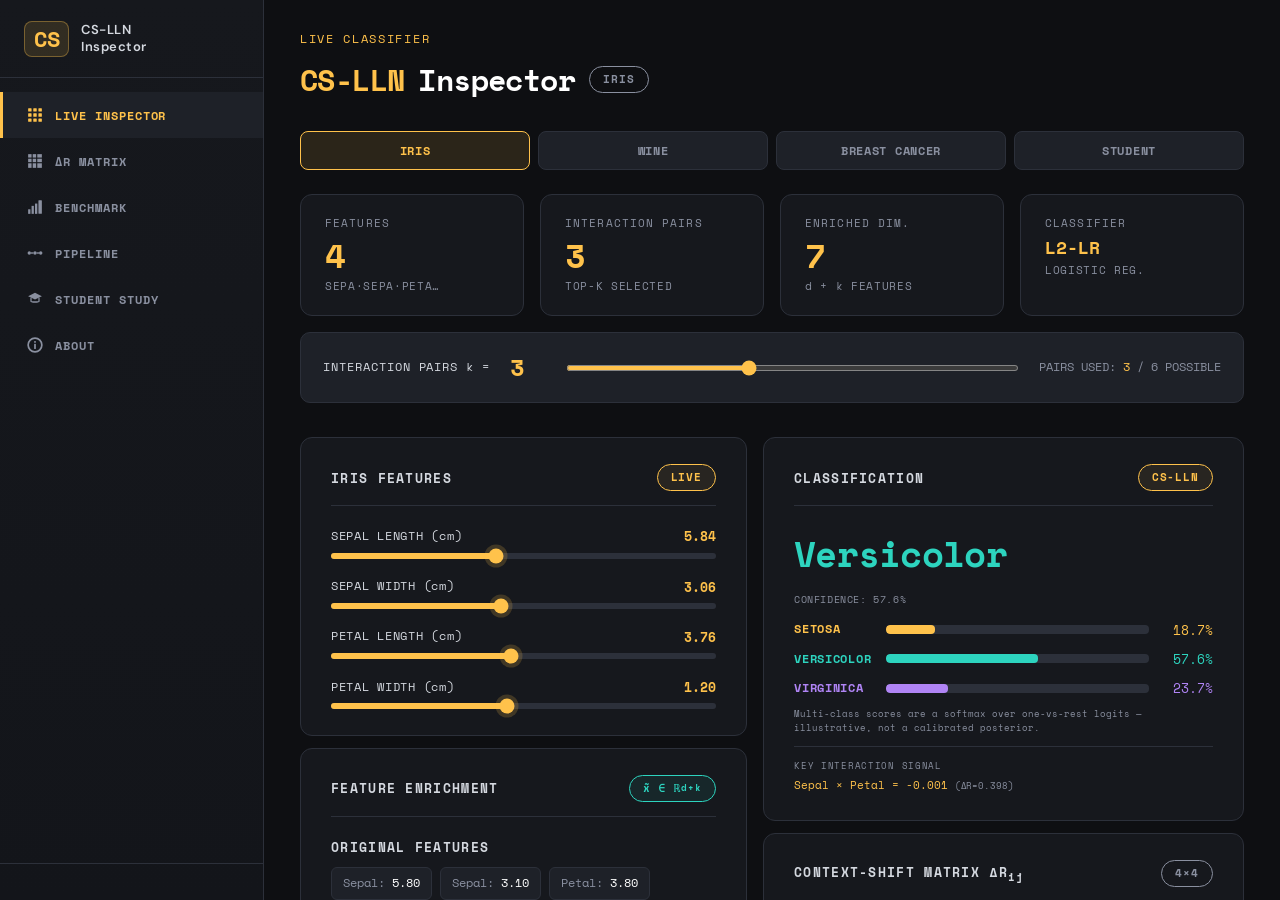
<file: index.html>
<!DOCTYPE html>
<html lang="en">
<head>
  <meta charset="UTF-8" />
  <meta name="viewport" content="width=device-width, initial-scale=1.0" />
  <title>CS-LLN Inspector — Context-Shifting Log-Linear Network</title>
  <link rel="icon" type="image/svg+xml" href="data:image/svg+xml,<svg xmlns='http://www.w3.org/2000/svg' viewBox='0 0 64 64'><rect width='64' height='64' fill='%230E0F12'/><text x='50%' y='50%' dominant-baseline='middle' text-anchor='middle' font-family='monospace' font-size='32' font-weight='bold' fill='%23FFC24B' letter-spacing='-1'>CS</text></svg>" />
  <link rel="stylesheet" href="style.css" />
</head>
<body>
<div class="shell">

  <!-- ── Sidebar ──────────────────────────────── -->
  <aside class="sidebar" id="sidebar">
    <div class="sidebar__logo">
      <span class="sidebar__logo-mark">CS</span>
      <div class="sidebar__logo-name">CS-LLN<br>Inspector</div>
    </div>
    <nav class="sidebar__nav">
      <button class="nav-btn active" data-page="inspector">
        <svg width="14" height="14" viewBox="0 0 14 14" fill="none">
          <rect x="1" y="1" width="3" height="3" fill="currentColor" rx="0.5"/>
          <rect x="5.5" y="1" width="3" height="3" fill="currentColor" rx="0.5"/>
          <rect x="10" y="1" width="3" height="3" fill="currentColor" rx="0.5"/>
          <rect x="1" y="5.5" width="3" height="3" fill="currentColor" rx="0.5"/>
          <rect x="5.5" y="5.5" width="3" height="3" fill="currentColor" rx="0.5"/>
          <rect x="10" y="5.5" width="3" height="3" fill="currentColor" rx="0.5"/>
          <rect x="1" y="10" width="3" height="3" fill="currentColor" rx="0.5"/>
          <rect x="5.5" y="10" width="3" height="3" fill="currentColor" rx="0.5"/>
          <rect x="10" y="10" width="3" height="3" fill="currentColor" rx="0.5"/>
        </svg>
        LIVE INSPECTOR
      </button>
      <button class="nav-btn" data-page="matrix">
        <svg width="14" height="14" viewBox="0 0 14 14" fill="none">
          <rect x="1" y="1" width="3" height="3" fill="currentColor"/>
          <rect x="5" y="1" width="3" height="3" fill="currentColor"/>
          <rect x="9" y="1" width="4" height="3" fill="currentColor"/>
          <rect x="1" y="5" width="3" height="3" fill="currentColor"/>
          <rect x="5" y="5" width="3" height="3" fill="currentColor"/>
          <rect x="9" y="5" width="4" height="3" fill="currentColor"/>
          <rect x="1" y="9" width="3" height="4" fill="currentColor"/>
          <rect x="5" y="9" width="3" height="4" fill="currentColor"/>
          <rect x="9" y="9" width="4" height="4" fill="currentColor"/>
        </svg>
        ΔR MATRIX
      </button>
      <button class="nav-btn" data-page="benchmark">
        <svg width="14" height="14" viewBox="0 0 14 14" fill="none">
          <rect x="1" y="9" width="2" height="4" fill="currentColor"/>
          <rect x="4" y="6" width="2" height="7" fill="currentColor"/>
          <rect x="7" y="4" width="2" height="9" fill="currentColor"/>
          <rect x="10" y="1" width="3" height="12" fill="currentColor" rx="0.5"/>
        </svg>
        BENCHMARK
      </button>
      <button class="nav-btn" data-page="pipeline">
        <svg width="14" height="14" viewBox="0 0 14 14" fill="none">
          <circle cx="2" cy="7" r="1.5" fill="currentColor"/>
          <circle cx="7" cy="7" r="1.5" fill="currentColor"/>
          <circle cx="12" cy="7" r="1.5" fill="currentColor"/>
          <line x1="3.5" y1="7" x2="5.5" y2="7" stroke="currentColor" stroke-width="1.2"/>
          <line x1="8.5" y1="7" x2="10.5" y2="7" stroke="currentColor" stroke-width="1.2"/>
        </svg>
        PIPELINE
      </button>
      <button class="nav-btn" data-page="student">
        <svg width="14" height="14" viewBox="0 0 14 14" fill="none">
          <path d="M7 1.5 L13 4.5 L7 7.5 L1 4.5 Z" fill="currentColor"/>
          <path d="M3.5 6 v3 c0 1 7 1 7 0 v-3" stroke="currentColor" stroke-width="1.1" fill="none"/>
        </svg>
        STUDENT STUDY
      </button>
      <button class="nav-btn" data-page="about">
        <svg width="14" height="14" viewBox="0 0 14 14" fill="none">
          <circle cx="7" cy="7" r="6" stroke="currentColor" stroke-width="1.5"/>
          <rect x="6.25" y="6" width="1.5" height="4.5" fill="currentColor" rx="0.5"/>
          <rect x="6.25" y="3.5" width="1.5" height="1.5" fill="currentColor" rx="0.5"/>
        </svg>
        ABOUT
      </button>
    </nav>
    <div class="sidebar__footer"></div>
  </aside>

  <!-- ── Main content ──────────────────────────── -->
  <main class="main">

    <!-- ══ INSPECTOR PAGE ══ -->
    <div id="page-inspector" class="page">

      <!-- Page header -->
      <div class="page-header">
        <div class="page-header__eyebrow">LIVE CLASSIFIER</div>
        <div class="inspector-title-row">
          <span class="inspector-title-cs" style="color:var(--accent);">CS-LLN</span>
          <span class="inspector-title-name" style="color:var(--text-primary);">Inspector</span>
          <span class="badge badge--muted" id="ds-badge">IRIS</span>
        </div>
      </div>

      <!-- Dataset selector -->
      <div id="dataset-selector" style="display:flex;gap:8px;margin-bottom:8px;"></div>

      <!-- Stat row -->
      <div class="stat-row stat-row--4">
        <div class="stat-card">
          <div class="stat-card__label">FEATURES</div>
          <div class="stat-card__value" id="stat-features">4</div>
          <div class="stat-card__sub" id="stat-features-sub">d dimensions</div>
        </div>
        <div class="stat-card">
          <div class="stat-card__label">INTERACTION PAIRS</div>
          <div class="stat-card__value" id="stat-pairs">3</div>
          <div class="stat-card__sub">TOP-K SELECTED</div>
        </div>
        <div class="stat-card">
          <div class="stat-card__label">ENRICHED DIM.</div>
          <div class="stat-card__value" id="stat-dim">7</div>
          <div class="stat-card__sub">d + k FEATURES</div>
        </div>
        <div class="stat-card">
          <div class="stat-card__label">CLASSIFIER</div>
          <div class="stat-card__value" style="font-size:18px;">L2-LR</div>
          <div class="stat-card__sub">LOGISTIC REG.</div>
        </div>
      </div>

      <!-- k selector -->
      <div class="k-row">
        <span class="k-row__label">INTERACTION PAIRS  k =</span>
        <span class="k-row__val" id="k-val">3</span>
        <input type="range" id="k-slider" min="1" max="6" value="3" step="1" />
        <span class="k-row__info">PAIRS USED: <span id="k-val-2" style="color:var(--accent)">3</span> / <span id="k-max-pairs">6</span> POSSIBLE</span>
      </div>

      <!-- Two column layout -->
      <div class="two-col">

        <!-- Left: input + enrichment -->
        <div style="display:flex;flex-direction:column;gap:12px;">
          <div class="card">
            <div class="panel-header">
              <span class="panel-title" id="panel-features-title">IRIS FEATURES</span>
              <span class="badge badge--accent">LIVE</span>
            </div>
            <div class="feature-sliders" id="feature-inputs">
              <div style="font-family:var(--font-mono);font-size:11px;color:var(--text-muted);padding:12px 0;">LOADING DATASET...</div>
            </div>
          </div>

          <div class="card">
            <div class="panel-header">
              <span class="panel-title">FEATURE ENRICHMENT</span>
              <span class="badge badge--blue">x̃ ∈ ℝ<sup>d+k</sup></span>
            </div>
            <div id="enrich-display">
              <div style="font-family:var(--font-mono);font-size:11px;color:var(--text-muted);">COMPUTING...</div>
            </div>
          </div>
        </div>

        <!-- Right: result + context-shift -->
        <div style="display:flex;flex-direction:column;gap:12px;">

          <div class="card">
            <div class="panel-header">
              <span class="panel-title">CLASSIFICATION</span>
              <span class="badge badge--accent">CS-LLN</span>
            </div>
            <div id="class-result">
              <div style="font-family:var(--font-mono);font-size:11px;color:var(--text-muted);">LOADING...</div>
            </div>
          </div>

          <div class="card">
            <div class="panel-header">
              <span class="panel-title">CONTEXT-SHIFT MATRIX  ΔR<sub>ij</sub></span>
              <span class="badge badge--muted" id="mini-hm-size-badge">4×4</span>
            </div>
            <div id="mini-heatmap" style="overflow-x:auto;"></div>
          </div>

          <div class="card">
            <div class="panel-header">
              <span class="panel-title">PAIR RANKINGS</span>
              <span class="badge badge--accent">TOP-k SELECTED</span>
            </div>
            <div id="top-pairs-live"></div>
          </div>
        </div>
      </div>
    </div><!-- /inspector -->

    <!-- ══ ΔR MATRIX PAGE ══ -->
    <div id="page-matrix" class="page">

      <div class="page-header">
        <div class="page-header__eyebrow">CONTEXT-SHIFT ANALYSIS</div>
        <div class="page-header__title">ΔR<sub>ij</sub> MATRIX EXPLORER</div>
        <div class="page-header__sub">
          Mean Absolute Context-Shift scores for the Breast Cancer Wisconsin dataset (top 12 features by total shift).
          Dark accent cells mark pairs where within-class correlation diverges most between malignant and benign tissue.
        </div>
      </div>

      <div class="stat-row stat-row--3">
        <div class="stat-card">
          <div class="stat-card__label">DATASET</div>
          <div class="stat-card__value" style="font-size:16px;">BCW</div>
          <div class="stat-card__sub">BREAST CANCER WISCONSIN</div>
        </div>
        <div class="stat-card">
          <div class="stat-card__label">FEATURE PAIRS</div>
          <div class="stat-card__value">435</div>
          <div class="stat-card__sub">d=30  →  C(30,2)</div>
        </div>
        <div class="stat-card">
          <div class="stat-card__label">BEST ΔR PAIR</div>
          <div class="stat-card__value" style="font-size:18px;">0.70</div>
          <div class="stat-card__sub">MEAN AREA × RADIUS ERR</div>
        </div>
      </div>

      <div class="two-col">

        <div class="card card--flush">
          <div style="padding:20px 24px;">
            <div class="panel-header" style="margin-bottom:12px;">
              <span class="panel-title">MEAN ABSOLUTE CONTEXT-SHIFT  ΔR<sub>ij</sub></span>
              <span class="badge badge--muted">TOP 12 FEATURES</span>
            </div>
            <div style="display:flex;gap:12px;align-items:center;margin-bottom:12px;flex-wrap:wrap;">
              <div style="display:flex;align-items:center;gap:6px;">
                <div style="width:14px;height:14px;border-radius:3px;background:rgba(var(--accent-rgb),0.85);"></div>
                <span style="font-family:var(--font-mono);font-size:11px;color:var(--text-muted);">ΔR > 0.5 (HIGH SHIFT)</span>
              </div>
              <div style="display:flex;align-items:center;gap:6px;">
                <div style="width:14px;height:14px;border-radius:3px;background:rgba(var(--blue-rgb),0.5);"></div>
                <span style="font-family:var(--font-mono);font-size:11px;color:var(--text-muted);">ΔR 0.25–0.5</span>
              </div>
              <div style="display:flex;align-items:center;gap:6px;">
                <div style="width:14px;height:14px;border-radius:3px;background:rgba(255,255,255,0.1);"></div>
                <span style="font-family:var(--font-mono);font-size:11px;color:var(--text-muted);">ΔR < 0.25 (LOW)</span>
              </div>
            </div>
          </div>
          <div style="padding:0 24px 20px;overflow-x:auto;" id="bc-heatmap">
            <div style="font-family:var(--font-mono);font-size:11px;color:var(--text-muted);">LOADING HEATMAP...</div>
          </div>
        </div>

        <div class="card">
          <div class="panel-header">
            <span class="panel-title">TOP 10 PAIRS BY ΔR SCORE</span>
            <span class="badge badge--accent">BREAST CANCER</span>
          </div>
          <div id="top-pairs-bc"></div>

          <div class="divider"></div>

          <div style="font-family:var(--font-ui);font-size:14px;color:var(--text-secondary);line-height:1.75;">
            The dominant pairs all involve combinations of
            <span style="color:var(--accent)">worst-radius</span>,
            <span style="color:var(--accent)">worst-area</span>, and
            <span style="color:var(--accent)">worst-perimeter</span> —
            three measures of the same geometric property of the largest observed cell nucleus.
            In malignant tissue these co-elevate; in benign tissue they fluctuate independently.
            This joint signal is structurally invisible to Naive Bayes.
          </div>

          <div class="divider"></div>

          <div style="font-family:var(--font-mono);font-size:10px;color:var(--text-muted);margin-bottom:8px;letter-spacing:0.08em;">
            CS-LLN ACCURACY vs. k  (5-FOLD CV)
          </div>
          <div class="chart-wrap">
            <canvas id="k-chart" width="440" height="230" style="max-width:100%;"></canvas>
          </div>
        </div>

      </div>
    </div><!-- /matrix -->

    <!-- ══ BENCHMARK PAGE ══ -->
    <div id="page-benchmark" class="page">

      <div class="page-header">
        <div class="page-header__eyebrow">MODEL COMPARISON</div>
        <div class="page-header__title">BENCHMARK RESULTS</div>
        <div class="page-header__sub">
          Five-fold stratified cross-validation against four standard baselines on three UCI benchmark datasets.
          All models use StandardScaler fit on training folds only. CS-LLN hyperparameter k selected by inner CV.
        </div>
      </div>

      <div class="stat-row stat-row--4">
        <div class="stat-card">
          <div class="stat-card__label">ERROR REDUCTION vs NB</div>
          <div class="stat-card__value">63%</div>
          <div class="stat-card__sub">BREAST CANCER DATASET</div>
        </div>
        <div class="stat-card">
          <div class="stat-card__label">LOG-LOSS IMPROVEMENT</div>
          <div class="stat-card__value">~10×</div>
          <div class="stat-card__sub">0.7768 → 0.0779</div>
        </div>
        <div class="stat-card">
          <div class="stat-card__label">DATASETS WON</div>
          <div class="stat-card__value">2 / 3</div>
          <div class="stat-card__sub">BREAST CANCER + WINE</div>
        </div>
        <div class="stat-card">
          <div class="stat-card__label">WINE k=1 ACCURACY</div>
          <div class="stat-card__value">99.4%</div>
          <div class="stat-card__sub">SINGLE PAIR SUFFICES</div>
        </div>
      </div>

      <!-- Three dataset tables -->
      <div class="three-col">

        <div class="card card--flush">
          <div style="padding:16px 20px 0;">
            <div class="panel-header">
              <span class="panel-title">BREAST CANCER WISCONSIN</span>
              <span class="badge badge--accent">★ CS-LLN WINS</span>
            </div>
            <div class="bench-note" style="font-family:var(--font-mono);font-size:9px;color:var(--text-muted);margin-bottom:12px;letter-spacing:0.04em;">N=569, d=30, C=2</div>
          </div>
          <div id="bench-0" style="padding:0 0 4px;overflow-x:auto;"></div>
        </div>

        <div class="card card--flush">
          <div style="padding:16px 20px 0;">
            <div class="panel-header">
              <span class="panel-title">WINE RECOGNITION</span>
              <span class="badge badge--accent">★ CS-LLN WINS</span>
            </div>
            <div class="bench-note" style="font-family:var(--font-mono);font-size:9px;color:var(--text-muted);margin-bottom:12px;letter-spacing:0.04em;">N=178, d=13, C=3</div>
          </div>
          <div id="bench-1" style="padding:0 0 4px;overflow-x:auto;"></div>
        </div>

        <div class="card card--flush">
          <div style="padding:16px 20px 0;">
            <div class="panel-header">
              <span class="panel-title">IRIS</span>
              <span class="badge badge--blue">LDA WINS</span>
            </div>
            <div class="bench-note" style="font-family:var(--font-mono);font-size:9px;color:var(--text-muted);margin-bottom:12px;letter-spacing:0.04em;">N=150, d=4, C=3</div>
          </div>
          <div id="bench-2" style="padding:0 0 4px;overflow-x:auto;"></div>
        </div>

      </div>

      <!-- Visual accuracy bars -->
      <div class="card">
        <div class="panel-header">
          <span class="panel-title">ACCURACY COMPARISON — ALL DATASETS</span>
          <span class="badge badge--muted">5-FOLD CV</span>
        </div>
        <div id="acc-bars" style="display:grid;grid-template-columns:repeat(3,1fr);gap:24px;"></div>
      </div>

    </div><!-- /benchmark -->

    <!-- ══ PIPELINE PAGE ══ -->
    <div id="page-pipeline" class="page">

      <div class="page-header">
        <div class="page-header__eyebrow">METHODOLOGY</div>
        <div class="page-header__title">CS-LLN PIPELINE</div>
        <div class="page-header__sub">
          Five-step closed-form algorithm. No gradient computation until the final logistic regression step.
          All screening is done in a single pass over the training data.
        </div>
      </div>

      <div class="two-col">
        <div class="card">
          <div class="panel-header">
            <span class="panel-title">ALGORITHM STEPS</span>
            <span class="badge badge--accent">ALGORITHM 1</span>
          </div>
          <div class="pipeline">

            <div class="pipeline-step">
              <div class="pipeline-step__num">01</div>
              <div>
                <div class="pipeline-step__label">STANDARDISE INPUT</div>
                <div class="pipeline-step__desc">
                  Centre and scale each feature to zero mean and unit variance using training-fold statistics only.
                  Prevents test-set leakage and stabilises the correlation estimation step.
                </div>
                <div class="pipeline-step__formula">X ← StandardScaler().fit_transform(X_train)</div>
              </div>
            </div>

            <div class="pipeline-step">
              <div class="pipeline-step__num">02</div>
              <div>
                <div class="pipeline-step__label">CLASS-CONDITIONAL CORRELATIONS</div>
                <div class="pipeline-step__desc">
                  For each class c, split the training rows and compute a full d×d Pearson correlation matrix R<sup>(c)</sup>.
                  Each cell R<sup>(c)</sup><sub>ij</sub> measures how features i and j co-vary within that class.
                </div>
                <div class="pipeline-step__formula">R<sup>(c)</sup><sub>ij</sub> = Pearson(X<sub>c,i</sub>, X<sub>c,j</sub>)  ∀ c, i &lt; j</div>
              </div>
            </div>

            <div class="pipeline-step">
              <div class="pipeline-step__num">03</div>
              <div>
                <div class="pipeline-step__label">CONTEXT-SHIFT SCORING  ΔR<sub>ij</sub></div>
                <div class="pipeline-step__desc">
                  Compute the Mean Absolute Context-Shift score for every feature pair — the average absolute
                  difference in class-conditional correlation across all C(C-1)/2 class pairs.
                  A high ΔR means the pair's relationship is class-specific, something NB cannot see.
                </div>
                <div class="pipeline-step__formula">ΔR<sub>ij</sub> = (2 / C(C-1)) · Σ<sub>m&lt;n</sub> |R<sup>(m)</sup><sub>ij</sub> − R<sup>(n)</sup><sub>ij</sub>|</div>
              </div>
            </div>

            <div class="pipeline-step">
              <div class="pipeline-step__num">04</div>
              <div>
                <div class="pipeline-step__label">SPARSE PAIR SELECTION  Ω<sub>k</sub></div>
                <div class="pipeline-step__desc">
                  Rank all C(d,2) pairs by ΔR descending and select the top-k.
                  For d=30 with k=45, the enriched space is 75 dimensions vs 465 for full quadratic expansion — a 6.2× reduction.
                </div>
                <div class="pipeline-step__formula">Ω<sub>k</sub> = argtop-k<sub>(i,j): i&lt;j</sub> ΔR<sub>ij</sub></div>
              </div>
            </div>

            <div class="pipeline-step">
              <div class="pipeline-step__num">05</div>
              <div>
                <div class="pipeline-step__label">FEATURE ENRICHMENT + LR</div>
                <div class="pipeline-step__desc">
                  Append product terms x<sub>i</sub>·x<sub>j</sub> for each selected pair to form the enriched matrix X̃ ∈ ℝ<sup>N×(d+k)</sup>.
                  Train L2-regularised logistic regression on X̃. The decision boundary is linear in X̃ but quadratic in the original space X.
                </div>
                <div class="pipeline-step__formula">x̃ = [x<sub>1</sub>…x<sub>d</sub>, {x<sub>i</sub>·x<sub>j</sub>}<sub>(i,j)∈Ω<sub>k</sub></sub>]   →   L2-LR</div>
              </div>
            </div>

          </div>
        </div>

        <div style="display:flex;flex-direction:column;gap:12px;">
          <div class="card">
            <div class="panel-header">
              <span class="panel-title">KEY INTUITION</span>
              <span class="badge badge--blue">WHY IT WORKS</span>
            </div>
            <div style="font-family:var(--font-ui);font-size:15px;color:var(--text-secondary);line-height:1.75;">
              Naive Bayes implicitly assumes <span style="color:var(--accent);font-family:var(--font-mono)">R<sup>(c)</sup><sub>ij</sub> = 0</span> for all classes and all pairs.
              A pair with <span style="color:var(--accent);font-family:var(--font-mono)">ΔR<sub>ij</sub> = 0</span> is one NB is wrong about <em>consistently</em> — which doesn't bias the decision boundary.
              A pair with <span style="color:var(--accent);font-family:var(--font-mono)">ΔR<sub>ij</sub> ≫ 0</span> is one NB is wrong about in a <em>class-specific</em> way — which systematically distorts posteriors.
              CS-LLN targets precisely these pairs.
            </div>
          </div>

          <div class="card">
            <div class="panel-header">
              <span class="panel-title">COMPLEXITY</span>
              <span class="badge badge--muted">BIG-O</span>
            </div>
            <div>
              <div class="about-row">
                <span class="about-row__key">CLASS CORRELATIONS</span>
                <span class="about-row__val--accent about-row__val" style="font-family:var(--font-mono)">O(Nd²)</span>
              </div>
              <div class="about-row">
                <span class="about-row__key">SORT ΔR</span>
                <span class="about-row__val" style="font-family:var(--font-mono)">O(d² log d)</span>
              </div>
              <div class="about-row">
                <span class="about-row__key">LR TRAINING</span>
                <span class="about-row__val" style="font-family:var(--font-mono)">O(N(d+k)·iter)</span>
              </div>
              <div class="about-row">
                <span class="about-row__key">INFERENCE / SAMPLE</span>
                <span class="about-row__val--accent about-row__val" style="font-family:var(--font-mono)">O((d+k)·C)</span>
              </div>
              <div class="about-row">
                <span class="about-row__key">GRADIENT STEPS NEEDED</span>
                <span class="about-row__val--accent about-row__val">0  (screening is closed-form)</span>
              </div>
            </div>
          </div>

          <div class="card">
            <div class="panel-header">
              <span class="panel-title">VS. OTHER METHODS</span>
              <span class="badge badge--muted">COMPARISON</span>
            </div>
            <div>
              <div class="about-row">
                <span class="about-row__key">TAN</span>
                <span class="about-row__val">Tree structure · 1 parent</span>
              </div>
              <div class="about-row">
                <span class="about-row__key">AODE</span>
                <span class="about-row__val">O(d) parameter tables</span>
              </div>
              <div class="about-row">
                <span class="about-row__key">FACT. MACHINES</span>
                <span class="about-row__val">All pairs · needs SGD</span>
              </div>
              <div class="about-row">
                <span class="about-row__key">FULL QUAD. EXPANSION</span>
                <span class="about-row__val">d+C(d,2) dims · no ranking</span>
              </div>
              <div class="about-row">
                <span class="about-row__key" style="color:var(--accent)">CS-LLN</span>
                <span class="about-row__val--accent about-row__val">k≪C(d,2) · closed-form rank</span>
              </div>
            </div>
          </div>

        </div>
      </div>
    </div><!-- /pipeline -->

    <!-- ══ STUDENT STUDY PAGE ══ -->
    <div id="page-student" class="page">

      <div class="page-header">
        <div class="page-header__eyebrow">REAL-WORLD VALIDATION · COMPLETED STUDY</div>
        <div class="inspector-title-row">
          <span class="inspector-title-cs" style="color:var(--accent);">STUDENT</span>
          <span class="inspector-title-name" style="color:var(--text-primary);">Performance</span>
          <span class="badge badge--accent">LIVE MODEL</span>
        </div>
        <div class="page-header__sub">
          CS-LLN applied to the sessional (internal-assessment) marks of <strong>213 Computer Science
          undergraduates at LNCT Bhopal</strong>, predicting each student's final performance band from
          mid-sem, quiz, and practical-lab marks. This validates the method on messy, real institutional
          data — not just clean UCI benchmarks.
        </div>
      </div>

      <!-- Stat row -->
      <div class="stat-row stat-row--4">
        <div class="stat-card">
          <div class="stat-card__label">STUDENTS (N)</div>
          <div class="stat-card__value">213</div>
          <div class="stat-card__sub">CSE · LNCT BHOPAL</div>
        </div>
        <div class="stat-card">
          <div class="stat-card__label">SESSIONAL FEATURES</div>
          <div class="stat-card__value">14</div>
          <div class="stat-card__sub">MID · QUIZ · PRACTICAL</div>
        </div>
        <div class="stat-card">
          <div class="stat-card__label">PERFORMANCE CLASSES</div>
          <div class="stat-card__value">3</div>
          <div class="stat-card__sub">HIGH · AVERAGE · AT-RISK</div>
        </div>
        <div class="stat-card">
          <div class="stat-card__label">CS-LLN ACCURACY</div>
          <div class="stat-card__value">66.69<span style="font-size:16px">%</span></div>
          <div class="stat-card__sub">+6.13pp vs NAIVE BAYES</div>
        </div>
      </div>

      <!-- Data honesty note -->
      <div class="card" style="border-color:rgba(var(--blue-rgb),0.35);">
        <div style="font-family:var(--font-ui);font-size:13.5px;color:var(--text-secondary);line-height:1.7;">
          <span style="color:var(--blue);font-family:var(--font-mono);font-size:11px;font-weight:700;letter-spacing:0.06em;">DATA NOTE&nbsp;&nbsp;</span>
          The <strong>headline numbers on this page</strong> (accuracy table, top-pair table) come from the
          <strong>real, anonymized</strong> student dataset used in the paper. The <strong>live predictor
          below</strong> trains in your browser on a <strong>seeded synthetic proxy</strong> that reproduces
          the study's class-conditional correlation-shift structure — the raw student marks stay private. This
          is the same honesty policy the site uses for the Wine and Breast-Cancer live demos.
        </div>
      </div>

      <!-- Motivation -->
      <div class="two-col">
        <div class="card">
          <div class="panel-header">
            <span class="panel-title">WHY THIS DATASET BREAKS NAIVE BAYES</span>
            <span class="badge badge--purple">THE WITHDRAWAL SPIRAL</span>
          </div>
          <div style="font-family:var(--font-ui);font-size:15px;color:var(--text-secondary);line-height:1.75;">
            Study habits don't fail independently. A student who starts slipping in theory mid-sems tends,
            <em>at the same time</em>, to do worse in quizzes, skip practical classes, and stop submitting
            lab term-work — what Tinto's model of student attrition calls the
            <span style="color:var(--accent)">withdrawal spiral</span>.
            <br><br>
            That produces a <strong>class-specific</strong> coupling: among <span style="color:var(--danger)">at-risk</span>
            students, quiz marks and practical marks are strongly correlated (both collapse together); among
            <span style="color:var(--accent)">high performers</span> the same pair is decoupled (uniformly good).
            Naive Bayes, which assumes features are independent within each class, is structurally blind to this
            shift. CS-LLN screens for exactly these <span style="color:var(--accent);font-family:var(--font-mono)">ΔR<sub>ij</sub></span>
            pairs and hands them to logistic regression as product features — turning a blind spot into an
            early-warning signal.
          </div>
        </div>

        <div class="card">
          <div class="panel-header">
            <span class="panel-title">CLASS DEFINITION (BY CGPA)</span>
            <span class="badge badge--muted">N = 213</span>
          </div>
          <div class="about-row"><span class="about-row__key" style="color:var(--accent)">HIGH PERFORMERS</span><span class="about-row__val">CGPA ≥ 7.8 · 69 students</span></div>
          <div class="about-row"><span class="about-row__key" style="color:var(--blue)">AVERAGE PERFORMERS</span><span class="about-row__val">7.0 ≤ CGPA &lt; 7.8 · 94 students</span></div>
          <div class="about-row"><span class="about-row__key" style="color:var(--danger)">AT-RISK STUDENTS</span><span class="about-row__val">CGPA &lt; 7.0 · 50 students</span></div>
          <div class="divider"></div>
          <div class="panel-header" style="margin-top:4px;">
            <span class="panel-title">PIPELINE ON THIS DATA</span>
          </div>
          <div class="about-row"><span class="about-row__key">STANDARDISE</span><span class="about-row__val">z-score marks (train folds only)</span></div>
          <div class="about-row"><span class="about-row__key">SCREEN ΔR<sub>ij</sub></span><span class="about-row__val">rank 91 pairs by shift</span></div>
          <div class="about-row"><span class="about-row__key">SELECT k</span><span class="about-row__val--accent about-row__val">k = 5 (inner CV)</span></div>
          <div class="about-row"><span class="about-row__key">ENRICH + LR</span><span class="about-row__val">14 → 19 features → L2-LR</span></div>
          <div class="about-row"><span class="about-row__key">EVALUATE</span><span class="about-row__val">5-fold stratified CV</span></div>
        </div>
      </div>

      <!-- LIVE PREDICTOR -->
      <div class="page-header" style="margin-top:8px;">
        <div class="page-header__eyebrow">INTERACTIVE</div>
        <div class="page-header__title">LIVE EARLY-WARNING PREDICTOR</div>
        <div class="page-header__sub">
          A CS-LLN model trained live in your browser on the seeded student proxy. Move the sliders to enter a
          student's key sessional marks and watch the predicted performance band update in real time. Unset
          features are held at the cohort average.
        </div>
      </div>

      <div class="two-col">
        <div class="card">
          <div class="panel-header">
            <span class="panel-title">KEY SESSIONAL MARKS</span>
            <span class="badge badge--accent">LIVE</span>
          </div>
          <div class="feature-sliders" id="stu-sliders">
            <div style="font-family:var(--font-mono);font-size:11px;color:var(--text-muted);padding:12px 0;">LOADING MODEL...</div>
          </div>
        </div>

        <div style="display:flex;flex-direction:column;gap:12px;">
          <div class="card">
            <div class="panel-header">
              <span class="panel-title">PREDICTED PERFORMANCE BAND</span>
              <span class="badge badge--accent">CS-LLN</span>
            </div>
            <div id="stu-result">
              <div style="font-family:var(--font-mono);font-size:11px;color:var(--text-muted);">COMPUTING...</div>
            </div>
          </div>

          <div class="card">
            <div class="panel-header">
              <span class="panel-title">LIVE ΔR<sub>ij</sub> — SELECTED PAIRS</span>
              <span class="badge badge--muted">TOP-k</span>
            </div>
            <div id="stu-live-pairs">
              <div style="font-family:var(--font-mono);font-size:11px;color:var(--text-muted);">COMPUTING...</div>
            </div>
          </div>
        </div>
      </div>

      <!-- RESULTS TABLE -->
      <div class="card card--flush">
        <div style="padding:16px 20px 0;">
          <div class="panel-header">
            <span class="panel-title">5-FOLD CROSS-VALIDATION RESULTS — REAL DATASET</span>
            <span class="badge badge--muted">N=213, d=14, C=3</span>
          </div>
          <div class="bench-note" style="font-family:var(--font-mono);font-size:9px;color:var(--text-muted);margin-bottom:12px;letter-spacing:0.04em;">
            CS-LLN corrects Naive Bayes' calibration (log-loss 1.87 → 0.78, 2.40× better) and beats both tree ensembles.
            The discriminative linear baselines (LR, SVM, LDA) lead by a small margin — CS-LLN is competitive while staying interpretable.
          </div>
        </div>
        <div id="stu-results-table" style="padding:0 0 4px;overflow-x:auto;"></div>
      </div>

      <div class="two-col">
        <div class="card">
          <div class="panel-header">
            <span class="panel-title">ACCURACY — ALL MODELS</span>
            <span class="badge badge--muted">5-FOLD CV</span>
          </div>
          <div id="stu-acc-bars"></div>
        </div>

        <div class="card">
          <div class="panel-header">
            <span class="panel-title">LOG-LOSS: CS-LLN vs NAIVE BAYES</span>
            <span class="badge badge--accent">2.40× BETTER</span>
          </div>
          <div style="font-family:var(--font-ui);font-size:15px;color:var(--text-secondary);line-height:1.75;">
            The accuracy gain over Gaussian Naive Bayes (+6.13pp) is real, but the bigger story is
            <span style="color:var(--accent)">calibration</span>. GNB's log-loss on this data is a poor
            <span style="font-family:var(--font-mono)">1.8669</span> — it is confidently wrong about many
            students because it double-counts the coupled quiz/practical marks. Adding just five
            correlation-shifting product terms drops the log-loss to
            <span style="font-family:var(--font-mono);color:var(--accent)">0.7768</span>, meaning CS-LLN's
            probability estimates of who is at risk are far more trustworthy — the property that matters most
            for an early-warning tool.
          </div>
        </div>
      </div>

      <!-- TOP PAIRS -->
      <div class="card">
        <div class="panel-header">
          <span class="panel-title">TOP-5 CORRELATION-SHIFTING PAIRS — EDUCATIONAL INTERPRETATION</span>
          <span class="badge badge--accent">ΔR<sub>ij</sub> · REAL DATA</span>
        </div>
        <div id="stu-pairs"></div>
        <div class="divider"></div>
        <div style="font-family:var(--font-ui);font-size:14px;color:var(--text-secondary);line-height:1.75;">
          The ranking is dominated by pairs involving <span style="color:var(--accent)">CS503 quiz</span> marks
          coupled with <span style="color:var(--accent)">practical lab work</span>. These are precisely the
          relationships the withdrawal-spiral theory predicts: continuous-assessment engagement (quizzes) and
          hands-on engagement (labs) rise and fall together for at-risk students, but move independently for
          high performers. CS-LLN discovers this from marks alone — no survey, no manual feature engineering.
        </div>
      </div>

    </div><!-- /student -->

    <!-- ══ ABOUT PAGE ══ -->
    <div id="page-about" class="page">

      <div class="page-header">
        <div class="page-header__eyebrow">PAPER INFO</div>
        <div style="display:flex;align-items:center;gap:14px;margin-bottom:6px;">
          <span style="font-family:var(--font-mono);font-size:30px;font-weight:700;color:var(--accent);">CS-LLN</span>
          <span class="badge badge--muted">PREPRINT</span>
        </div>
        <div class="page-header__sub">
          Context-Shift Interaction Screening for Feature-Enriched Classification:
          A Sparse, Closed-Form Approach Beyond the Naive Independence Assumption
        </div>
      </div>

      <div style="display:grid;grid-template-columns:1fr 1fr;gap:12px;align-items:start;">

        <div style="display:flex;flex-direction:column;gap:12px;">

          <div class="card">
            <div class="panel-header">
              <span class="panel-title">PAPER DETAILS</span>
            </div>
            <div class="about-row"><span class="about-row__key">AUTHOR</span><span class="about-row__val--accent about-row__val">Atharv Khare</span></div>
            <div class="about-row"><span class="about-row__key">INSTITUTION</span><span class="about-row__val">LNCT Bhopal, India</span></div>
            <div class="about-row"><span class="about-row__key">DEPARTMENT</span><span class="about-row__val">CSE</span></div>
            <div class="about-row"><span class="about-row__key">METHOD NAME</span><span class="about-row__val--accent about-row__val">CS-LLN</span></div>
            <div class="about-row"><span class="about-row__key">CORE CRITERION</span><span class="about-row__val">ΔR<sub>ij</sub> (Mean Abs. Context-Shift)</span></div>
            <div class="about-row"><span class="about-row__key">FINAL CLASSIFIER</span><span class="about-row__val">L2 Logistic Regression</span></div>
            <div class="about-row"><span class="about-row__key">CODE FRAMEWORK</span><span class="about-row__val--accent about-row__val">sklearn-compatible Python</span></div>
          </div>

          <div class="card">
            <div class="panel-header">
              <span class="panel-title">KEY RESULTS</span>
            </div>
            <div class="about-row"><span class="about-row__key">BREAST CANCER ACCURACY</span><span class="about-row__val--accent about-row__val">97.72% ± 1.6</span></div>
            <div class="about-row"><span class="about-row__key">vs. GAUSSIAN NB</span><span class="about-row__val">+4.75pp  (63% error ↓)</span></div>
            <div class="about-row"><span class="about-row__key">LOG-LOSS IMPROVEMENT</span><span class="about-row__val--accent about-row__val">~10× (0.77 → 0.08)</span></div>
            <div class="about-row"><span class="about-row__key">WINE ACCURACY</span><span class="about-row__val--accent about-row__val">98.89% with k=5</span></div>
            <div class="about-row"><span class="about-row__key">WINE k=1 ACCURACY</span><span class="about-row__val">99.44% (single pair!)</span></div>
            <div class="about-row"><span class="about-row__key">DATASETS WON</span><span class="about-row__val--accent about-row__val">2 / 3 UCI BENCHMARKS</span></div>
          </div>

        </div>

        <div style="display:flex;flex-direction:column;gap:12px;">

          <div class="card">
            <div class="panel-header">
              <span class="panel-title">ABSTRACT</span>
            </div>
            <div style="font-family:var(--font-ui);font-size:15px;color:var(--text-secondary);line-height:1.8;">
              The Naive Bayes classifier is widely used for its simplicity and speed, but its core assumption
              that all features are conditionally independent given the class label does not hold in most
              real-world datasets. When features are correlated in class-specific ways, NB either double-counts
              redundant evidence or misses compound signals that only appear when features co-occur.
              <br><br>
              CS-LLN identifies feature pairs whose pairwise Pearson correlation changes most across class boundaries
              and enriches the feature space with their product terms before discriminative classification.
              The pair selection criterion (<span style="color:var(--accent);font-family:var(--font-mono)">ΔR<sub>ij</sub></span>)
              requires no iterative optimization and no gradient computation.
            </div>
          </div>

          <div class="card">
            <div class="panel-header">
              <span class="panel-title">REAL-WORLD VALIDATION</span>
              <span class="badge badge--accent">COMPLETED</span>
            </div>
            <div style="font-family:var(--font-ui);font-size:15px;color:var(--text-secondary);line-height:1.75;margin-bottom:12px;">
              CS-LLN was validated on a real <span style="color:var(--accent)">student academic performance dataset</span>
              of 213 CSE undergraduates at LNCT Bhopal, using sessional mid-sem, quiz, and practical-lab marks to
              predict final CGPA band. See the <span style="color:var(--accent)">STUDENT STUDY</span> tab for the live
              model, results, and top correlation-shifting pairs.
            </div>
            <div>
              <div class="about-row"><span class="about-row__key">DATASET</span><span class="about-row__val">N=213, d=14, C=3 (real, anonymized)</span></div>
              <div class="about-row"><span class="about-row__key">CS-LLN ACCURACY</span><span class="about-row__val--accent about-row__val">66.69% (k=5)</span></div>
              <div class="about-row"><span class="about-row__key">vs. GAUSSIAN NB</span><span class="about-row__val">+6.13pp · log-loss 2.40× ↓</span></div>
              <div class="about-row"><span class="about-row__key">TOP PAIR</span><span class="about-row__val--accent about-row__val">CS503 quiz × CS502 lab (ΔR=0.45)</span></div>
              <div class="about-row"><span class="about-row__key">MECHANISM</span><span class="about-row__val">Withdrawal spiral → high ΔR</span></div>
            </div>
          </div>

          <div class="card">
            <div class="panel-header">
              <span class="panel-title">LIMITATIONS</span>
            </div>
            <div class="about-row"><span class="about-row__key">FEATURE TYPE</span><span class="about-row__val">Continuous only (Pearson)</span></div>
            <div class="about-row"><span class="about-row__key">MIN SAMPLES / CLASS</span><span class="about-row__val">N<sub>c</sub> ≥ 2d recommended</span></div>
            <div class="about-row"><span class="about-row__key">HYPERPARAMETER k</span><span class="about-row__val">Needs cross-validation</span></div>
            <div class="about-row"><span class="about-row__key">FUTURE WORK</span><span class="about-row__val--accent about-row__val">Polychoric corr. for ordinal</span></div>
          </div>

        </div>
      </div>
    </div><!-- /about -->

  </main>
</div>

<!-- Tooltip -->
<div id="hm-tooltip" class="hm-tooltip"></div>

<script src="data.js"></script>
<script src="app.js"></script>
</body>
</html>
</file>
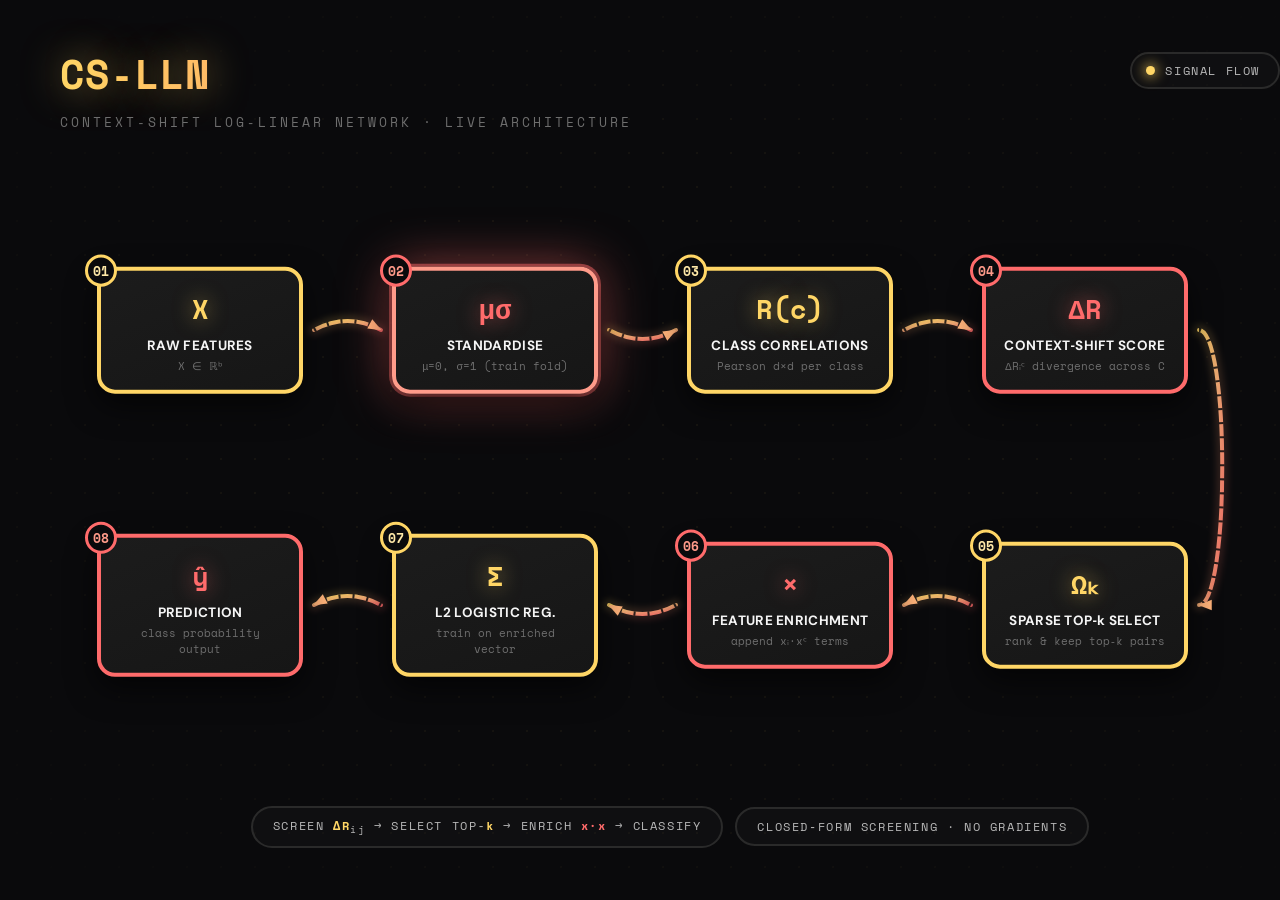
<file: architecture-diagram.html>
<!DOCTYPE html>
<html lang="en">
<head>
<meta charset="UTF-8">
<title>CS-LLN — Architecture Flow</title>
<link rel="preconnect" href="https://fonts.googleapis.com">
<link rel="preconnect" href="https://fonts.gstatic.com" crossorigin>
<link href="https://fonts.googleapis.com/css2?family=Space+Mono:wght@400;700&family=DM+Sans:wght@400;500;700;900&display=swap" rel="stylesheet">
<style>
  :root{
    --bg:#0a0a0c;
    --bg-node:#161616;
    --bg-node-2:#1c1c1c;
    --border:#2a2a2a;
    --text:#f5f5f5;
    --text-mid:#b8b8b8;
    --text-muted:#6e6e6e;
    --yellow:#FFD666;
    --yellow-2:#FFE9A8;
    --red:#FF6B6B;
    --red-2:#FF9B8A;
    --yellow-glow:rgba(255,214,102,.55);
    --red-glow:rgba(255,107,107,.55);
    --font-mono:'Space Mono',monospace;
    --font-ui:'DM Sans',sans-serif;
  }
  *{box-sizing:border-box;margin:0;padding:0;}
  html,body{
    background:var(--bg);
    width:1340px;
    height:900px;
    overflow:hidden;
    font-family:var(--font-ui);
    color:var(--text);
  }

  /* ---------- background texture ---------- */
  .bg-grid{
    position:absolute; inset:0;
    background-image:
      radial-gradient(circle, rgba(255,214,102,.10) 1px, transparent 1px);
    background-size: 34px 34px;
    opacity:.5;
  }
  .bg-sweep{
    position:absolute; inset:0;
    background:linear-gradient(115deg, transparent 38%, rgba(255,107,107,.06) 47%, rgba(255,214,102,.11) 50%, rgba(255,107,107,.06) 53%, transparent 62%);
    background-size:300% 300%;
    animation: sweep 8s linear infinite;
    mix-blend-mode:screen;
  }
  @keyframes sweep{
    0%{ background-position: 200% 0; }
    100%{ background-position: -200% 0; }
  }
  .bg-vignette{
    position:absolute; inset:0;
    background: radial-gradient(ellipse at center, transparent 42%, var(--bg) 96%);
  }

  .stage{
    position:relative;
    width:1340px; height:900px;
  }

  /* ---------- header ---------- */
  .header{
    position:absolute; top:0; left:0; right:0;
    display:flex; align-items:flex-start; justify-content:space-between;
    padding:44px 60px 0 60px;
    z-index:5;
  }
  .brand{ display:flex; flex-direction:column; gap:9px; }
  .brand__mark{
    font-family:var(--font-mono); font-weight:700; font-size:40px; letter-spacing:1px;
    background:linear-gradient(90deg,var(--yellow),var(--red));
    -webkit-background-clip:text; background-clip:text; color:transparent;
    text-shadow:0 0 38px var(--yellow-glow);
  }
  .brand__sub{
    font-family:var(--font-mono); font-size:13px; letter-spacing:3px; color:var(--text-muted);
    text-transform:uppercase;
  }
  .legend{
    display:flex; align-items:center; gap:10px;
    font-family:var(--font-mono); font-size:12px; letter-spacing:1.6px; color:var(--text-mid);
    text-transform:uppercase;
    border:2px solid var(--border); border-radius:999px; padding:8px 18px 8px 14px;
    background:rgba(255,255,255,.02);
    margin-top:8px;
  }
  .legend__dot{
    width:9px; height:9px; border-radius:50%;
    background:var(--yellow);
    box-shadow:0 0 12px 3px var(--yellow-glow);
    animation: dotpulse 1.4s ease-in-out infinite;
  }
  @keyframes dotpulse{
    0%,100%{ opacity:1; transform:scale(1); }
    50%{ opacity:.45; transform:scale(.7); }
  }

  /* ---------- flow svg ---------- */
  svg.flow{
    position:absolute; top:0; left:0;
    width:1340px; height:900px;
    z-index:2;
    overflow:visible;
  }
  .edge{
    fill:none;
    stroke:url(#pathGrad);
    stroke-width:4;
    stroke-linecap:round;
    opacity:.9;
  }
  .edge-head{
    fill:none;
    stroke:none;
    marker-end:url(#arrow);
  }
  .edge-glow{
    fill:none;
    stroke:url(#pathGrad);
    stroke-width:12;
    stroke-linecap:round;
    opacity:.14;
    filter:blur(3px);
  }
  .edge-dash{
    fill:none;
    stroke:#0a0a0c;
    stroke-width:4.5;
    stroke-linecap:butt;
    stroke-dasharray: 2 12;
    opacity:.85;
    animation: dashmove 1.2s linear infinite;
  }
  @keyframes dashmove{
    to{ stroke-dashoffset:-42; }
  }
  .packet{
    filter:drop-shadow(0 0 8px var(--yellow-glow)) drop-shadow(0 0 15px var(--red-glow));
  }

  /* ---------- nodes ---------- */
  .node{
    position:absolute;
    width:206px;
    transform:translate(-50%,-50%);
    z-index:4;
  }
  .node__card{
    position:relative;
    background:linear-gradient(158deg, var(--bg-node-2), var(--bg-node));
    border-radius:18px;
    padding:18px 16px 15px 16px;
    text-align:center;
    box-shadow: 0 12px 30px rgba(0,0,0,.6);
  }
  .node.y .node__card{ border:4px solid var(--yellow); }
  .node.r .node__card{ border:4px solid var(--red); }

  .node.active .node__card{ animation: nodeActive 1.15s ease-out 1; }
  @keyframes nodeActive{
    0%{ transform:scale(1); }
    32%{ transform:scale(1.08); }
    100%{ transform:scale(1); }
  }
  .node.y.active .node__card{
    box-shadow: 0 12px 30px rgba(0,0,0,.6), 0 0 0 3px var(--yellow-glow), 0 0 50px var(--yellow-glow);
    border-color: var(--yellow-2);
  }
  .node.r.active .node__card{
    box-shadow: 0 12px 30px rgba(0,0,0,.6), 0 0 0 3px var(--red-glow), 0 0 50px var(--red-glow);
    border-color: var(--red-2);
  }

  .node__step{
    position:absolute; top:-16px; left:-16px;
    width:32px; height:32px; border-radius:50%;
    display:flex; align-items:center; justify-content:center;
    font-family:var(--font-mono); font-weight:700; font-size:13px;
    background:var(--bg);
  }
  .node.y .node__step{ border:3px solid var(--yellow); color:var(--yellow-2); }
  .node.r .node__step{ border:3px solid var(--red); color:var(--red-2); }

  .node__glyph{
    font-family:var(--font-mono); font-weight:700; font-size:27px;
    margin-bottom:8px;
    white-space:nowrap;
  }
  .node.y .node__glyph{ color:var(--yellow); text-shadow:0 0 20px var(--yellow-glow); }
  .node.r .node__glyph{ color:var(--red); text-shadow:0 0 20px var(--red-glow); }

  .node__title{
    font-family:var(--font-ui); font-weight:700; font-size:13.5px;
    letter-spacing:.3px; color:var(--text); margin-bottom:5px;
  }
  .node__sub{
    font-family:var(--font-mono); font-size:10.5px;
    color:var(--text-muted); line-height:1.5;
  }

  /* ---------- footer caption ---------- */
  .footer{
    position:absolute; bottom:52px; left:0; right:0;
    display:flex; align-items:center; justify-content:center; gap:12px;
    z-index:5;
  }
  .footer__pill{
    font-family:var(--font-mono); font-size:12px; letter-spacing:1.6px;
    color:var(--text-mid);
    border:2px solid var(--border);
    border-radius:999px;
    padding:9px 20px;
    background:rgba(255,255,255,.02);
  }
  .footer__pill b{ color:var(--yellow); }
  .footer__pill b.r{ color:var(--red); }
</style>
</head>
<body>

<div class="stage" id="stage">
  <div class="bg-grid"></div>
  <div class="bg-sweep"></div>
  <div class="bg-vignette"></div>

  <div class="header">
    <div class="brand">
      <div class="brand__mark">CS&#8209;LLN</div>
      <div class="brand__sub">Context&#8209;Shift Log&#8209;Linear Network &middot; Live Architecture</div>
    </div>
    <div class="legend"><span class="legend__dot"></span> Signal Flow</div>
  </div>

  <svg class="flow" id="flowSvg">
    <defs>
      <linearGradient id="pathGrad" x1="0%" y1="0%" x2="100%" y2="100%">
        <stop offset="0%" stop-color="#FFD666"/>
        <stop offset="50%" stop-color="#FFB37A"/>
        <stop offset="100%" stop-color="#FF6B6B"/>
      </linearGradient>
      <radialGradient id="packetGrad">
        <stop offset="0%" stop-color="#FFF3D0"/>
        <stop offset="55%" stop-color="#FFD666"/>
        <stop offset="100%" stop-color="#FF6B6B"/>
      </radialGradient>
      <!-- userSpaceOnUse keeps the head a fixed 15px regardless of stroke-width,
           refX=9 anchors its tip exactly on the path's end point -->
      <marker id="arrow" viewBox="0 0 10 10" refX="9" refY="5"
              markerUnits="userSpaceOnUse" markerWidth="15" markerHeight="15"
              orient="auto">
        <path d="M0.5,1.5 L9.5,5 L0.5,8.5 z" fill="#FFB37A"/>
      </marker>
    </defs>
    <g id="edges"></g>
    <g id="packets"></g>
  </svg>

  <div id="nodes"></div>

  <div class="footer">
    <div class="footer__pill">SCREEN <b>&Delta;R</b><sub>ij</sub> &rarr; SELECT TOP&#8209;<b>k</b> &rarr; ENRICH <b class="r">x&middot;x</b> &rarr; CLASSIFY</div>
    <div class="footer__pill">CLOSED&#8209;FORM SCREENING &middot; NO GRADIENTS</div>
  </div>
</div>

<script>
  // ---- pipeline definition -------------------------------------------------
  const STEPS = [
    { glyph:'X',              title:'RAW FEATURES',              sub:'X &isin; &#8477;&#7495;'                     },
    { glyph:'&mu;&sigma;',    title:'STANDARDISE',               sub:'&mu;=0, &sigma;=1 (train fold)'              },
    { glyph:'R(c)',           title:'CLASS CORRELATIONS',        sub:'Pearson d&times;d per class'                 },
    { glyph:'&Delta;R',       title:'CONTEXT&#8209;SHIFT SCORE', sub:'&Delta;R&#7522;&#7580; divergence across C'  },
    { glyph:'&Omega;&#8342;', title:'SPARSE TOP&#8209;k SELECT', sub:'rank &amp; keep top&#8209;k pairs'           },
    { glyph:'&times;',        title:'FEATURE ENRICHMENT',        sub:'append x&#7522;&middot;x&#7580; terms'       },
    { glyph:'&sum;',          title:'L2 LOGISTIC REG.',          sub:'train on enriched vector'                    },
    { glyph:'&#375;',         title:'PREDICTION',                sub:'class probability output'                    },
  ];

  // ---- serpentine layout: 4 per row, row 2 flows right-to-left -------------
  const PER_ROW   = 4;
  const COL_X     = [200, 495, 790, 1085];
  const ROW_Y     = [330, 605];
  const HALF_W    = 114;   // half node width (103) + 11px breathing gap, trims edge ends
  const LOOP_OUT  = 145;   // how far the wrap curve bows past the last column

  const xs = [], ys = [];
  STEPS.forEach((_, i) => {
    const row = Math.floor(i / PER_ROW);
    const idx = i % PER_ROW;
    const col = (row % 2 === 0) ? idx : (PER_ROW - 1 - idx); // serpentine
    xs.push(COL_X[col]);
    ys.push(ROW_Y[row]);
  });

  // ---- render nodes ---------------------------------------------------
  const nodesEl = document.getElementById('nodes');
  STEPS.forEach((s,i)=>{
    const el = document.createElement('div');
    el.className = 'node ' + (i % 2 === 0 ? 'y' : 'r');
    el.style.left = xs[i]+'px';
    el.style.top  = ys[i]+'px';
    el.innerHTML = `
      <div class="node__card">
        <div class="node__step">0${i+1}</div>
        <div class="node__glyph">${s.glyph}</div>
        <div class="node__title">${s.title}</div>
        <div class="node__sub">${s.sub}</div>
      </div>`;
    nodesEl.appendChild(el);
  });

  // ---- edge geometry ---------------------------------------------------
  // Same-row hops are gently bowed horizontal arrows.
  // The row-to-row hop bows out to the right and drops down (serpentine turn).
  function segPath(i, trim){
    const x1 = xs[i],   y1 = ys[i];
    const x2 = xs[i+1], y2 = ys[i+1];
    const t  = trim ? HALF_W : 0;

    if (y1 === y2){
      const dir = x2 > x1 ? 1 : -1;
      const sx  = x1 + dir*t;
      const ex  = x2 - dir*t;
      const midX  = (sx + ex) / 2;
      const bulge = (i % 2 === 0) ? -18 : 18;
      return `M ${sx},${y1} Q ${midX},${y1 + bulge} ${ex},${y2}`;
    }
    // wrap: leave right side of node i, arc down, re-enter right side of node i+1
    const sx = x1 + t;
    const ex = x2 + t;
    const loopX = Math.max(x1, x2) + LOOP_OUT;
    return `M ${sx},${y1} C ${loopX},${y1} ${loopX},${y2} ${ex},${y2}`;
  }

  const NS = 'http://www.w3.org/2000/svg';
  const edgesG = document.getElementById('edges');
  for (let i = 0; i < STEPS.length - 1; i++){
    const d = segPath(i, true);

    // paint order matters: glow -> solid gradient -> moving beads -> arrowhead
    const glow = document.createElementNS(NS,'path');
    glow.setAttribute('d', d); glow.setAttribute('class','edge-glow');
    edgesG.appendChild(glow);

    const base = document.createElementNS(NS,'path');
    base.setAttribute('d', d); base.setAttribute('class','edge');
    edgesG.appendChild(base);

    const dash = document.createElementNS(NS,'path');
    dash.setAttribute('d', d); dash.setAttribute('class','edge-dash');
    dash.style.animationDelay = (i * 0.12) + 's';
    edgesG.appendChild(dash);

    // arrowhead rides on its own invisible path, drawn last so the animated
    // black beads can never cut a line through it
    const head = document.createElementNS(NS,'path');
    head.setAttribute('d', d); head.setAttribute('class','edge-head');
    edgesG.appendChild(head);
  }

  // ---- one continuous center-to-center path for the traveling packets -----
  let fullPath = `M ${xs[0]},${ys[0]}`;
  for (let i = 0; i < STEPS.length - 1; i++){
    fullPath += ' ' + segPath(i, false).replace(/^M [^ ]+ /, '');
  }

  const packetsG = document.getElementById('packets');
  const N_PACKETS = 4;
  const CYCLE = 7; // seconds for one full traverse
  for (let i = 0; i < N_PACKETS; i++){
    const dot = document.createElementNS(NS,'circle');
    dot.setAttribute('r', 7);
    dot.setAttribute('fill', 'url(#packetGrad)');
    dot.setAttribute('class','packet');
    dot.style.offsetPath   = `path('${fullPath}')`;
    dot.style.offsetRotate = '0deg';
    dot.style.animation      = `travel ${CYCLE}s linear infinite`;
    dot.style.animationDelay = `${(i * CYCLE / N_PACKETS)}s`;
    packetsG.appendChild(dot);
  }

  const styleTag = document.createElement('style');
  styleTag.textContent = `
    @keyframes travel {
      0%   { offset-distance: 0%;   opacity: 0; }
      4%   { opacity: 1; }
      96%  { opacity: 1; }
      100% { offset-distance: 100%; opacity: 0; }
    }
  `;
  document.head.appendChild(styleTag);

  // ---- stagger node activation to track the lead packet -------------------
  const nodeEls = document.querySelectorAll('.node');
  function runActivation(){
    nodeEls.forEach((el,i)=>{
      const delay = (i/(STEPS.length-1)) * CYCLE * 1000;
      setTimeout(()=>{
        el.classList.add('active');
        setTimeout(()=> el.classList.remove('active'), 1150);
      }, delay);
    });
  }
  runActivation();
  setInterval(runActivation, CYCLE*1000);
</script>

</body>
</html>
</file>
<file: style.css>
@import url('https://fonts.googleapis.com/css2?family=Space+Mono:wght@400;700&family=DM+Sans:wght@300;400;500;600;700&display=swap');

:root {
  --bg:           #0E0F12;
  --bg-card:      #16181D;
  --bg-card-2:    #1E2128;
  --border:       #2C303A;
  --border-light: #3A3F4B;
  --text-primary: #FFFFFF;
  --text-secondary:#D5D9E0;
  --text-muted:   #8A90A0;

  /* ── New palette ─────────────────────────────
     accent = warm amber/gold (brand, was lime)
     blue   = teal (secondary, was blue)          */
  --accent:       #FFC24B;
  --accent-rgb:   255, 194, 75;
  --danger:       #F1573E;
  --danger-rgb:   241, 87, 62;
  --blue:         #2DD4BF;
  --blue-rgb:     45, 212, 191;
  --purple:       #B084F5;
  --purple-rgb:   176, 132, 245;
  --neutral:      #D9D9D9;

  --font-mono: 'Space Mono', monospace;
  --font-ui:   'DM Sans', sans-serif;
}

*, *::before, *::after { box-sizing: border-box; margin: 0; padding: 0; }

html, body {
  height: 100%; width: 100%;
  background: var(--bg);
  color: var(--text-primary);
  font-family: var(--font-ui);
  font-size: 16px;
  line-height: 1.55;
  -webkit-font-smoothing: antialiased;
}

::selection { background: var(--accent); color: #000; }

::-webkit-scrollbar { width: 7px; height: 7px; }
::-webkit-scrollbar-track { background: var(--bg); }
::-webkit-scrollbar-thumb { background: var(--border-light); border-radius: 3px; }
::-webkit-scrollbar-thumb:hover { background: var(--text-muted); }

/* ── Layout ── */
.shell { display: flex; height: 100vh; overflow: hidden; }

.sidebar {
  width: 264px;
  flex-shrink: 0;
  background: linear-gradient(180deg, var(--bg-card) 0%, #13151a 100%);
  border-right: 1px solid var(--border);
  display: flex;
  flex-direction: column;
  height: 100vh;
}

.sidebar__logo {
  height: 78px;
  display: flex;
  align-items: center;
  padding: 0 24px;
  border-bottom: 1px solid var(--border);
  gap: 12px;
  flex-shrink: 0;
}
.sidebar__logo-mark {
  font-family: var(--font-mono);
  font-size: 22px;
  font-weight: 700;
  color: var(--accent);
  letter-spacing: -0.02em;
  background: rgba(var(--accent-rgb), 0.12);
  border: 1px solid rgba(var(--accent-rgb), 0.35);
  border-radius: 8px;
  padding: 6px 9px;
  line-height: 1;
}
.sidebar__logo-name {
  font-family: var(--font-ui);
  font-size: 13px;
  font-weight: 600;
  color: var(--text-secondary);
  letter-spacing: 0.04em;
  line-height: 1.3;
}

.sidebar__nav { flex: 1; padding: 14px 0; overflow-y: auto; }

.nav-btn {
  display: flex;
  align-items: center;
  gap: 12px;
  width: 100%;
  height: 46px;
  padding: 0 24px;
  background: transparent;
  border: none;
  border-left: 3px solid transparent;
  color: var(--text-muted);
  font-family: var(--font-mono);
  font-size: 12px;
  font-weight: 700;
  letter-spacing: 0.08em;
  cursor: pointer;
  text-align: left;
  transition: color 150ms, background 150ms;
}
.nav-btn:hover { color: var(--text-secondary); background: var(--bg-card-2); }
.nav-btn.active {
  color: var(--accent);
  background: var(--bg-card-2);
  border-left-color: var(--accent);
}
.nav-btn svg { flex-shrink: 0; width: 16px; height: 16px; }

.sidebar__footer {
  padding: 18px 24px;
  border-top: 1px solid var(--border);
  flex-shrink: 0;
}

.main { flex: 1; min-width: 0; overflow-y: auto; padding: 30px 36px; display: flex; flex-direction: column; gap: 16px; }

/* ── Cards ── */
.card {
  background: var(--bg-card);
  border: 1px solid var(--border);
  border-radius: 12px;
  padding: 26px 30px;
}
.card--flush { padding: 0; overflow: hidden; }

.panel-header {
  display: flex;
  align-items: center;
  justify-content: space-between;
  margin-bottom: 20px;
  padding-bottom: 14px;
  border-bottom: 1px solid var(--border);
}
.panel-title {
  font-family: var(--font-mono);
  font-size: 13px;
  font-weight: 700;
  letter-spacing: 0.1em;
  color: var(--text-secondary);
}

/* ── Badges ── */
.badge {
  display: inline-flex;
  align-items: center;
  padding: 4px 13px;
  border-radius: 20px;
  border: 1px solid currentColor;
  font-size: 11px;
  font-weight: 600;
  letter-spacing: 0.08em;
  font-family: var(--font-mono);
}
.badge--accent   { color: var(--accent); background: rgba(var(--accent-rgb), 0.08); }
.badge--danger   { color: var(--danger); }
.badge--blue     { color: var(--blue); background: rgba(var(--blue-rgb), 0.08); }
.badge--muted    { color: var(--text-muted); }
.badge--purple   { color: var(--purple); }

/* ── Divider ── */
.divider { height: 1px; background: var(--border); margin: 18px 0; }

/* ── Stat grid ── */
.stat-row { display: grid; gap: 16px; }
.stat-row--4 { grid-template-columns: repeat(4, 1fr); }
.stat-row--3 { grid-template-columns: repeat(3, 1fr); }
.stat-row--2 { grid-template-columns: repeat(2, 1fr); }

.stat-card {
  background: var(--bg-card);
  border: 1px solid var(--border);
  border-radius: 12px;
  padding: 20px 24px;
  display: flex;
  flex-direction: column;
  gap: 6px;
}
.stat-card__label {
  font-family: var(--font-mono);
  font-size: 11px;
  color: var(--text-muted);
  letter-spacing: 0.1em;
}
.stat-card__value {
  font-family: var(--font-mono);
  font-size: 34px;
  font-weight: 700;
  color: var(--accent);
  line-height: 1;
}
.stat-card__sub {
  font-family: var(--font-mono);
  font-size: 11px;
  color: var(--text-muted);
  letter-spacing: 0.06em;
}

/* ── Dot bar ── */
.dot-bar { display: flex; align-items: center; gap: 4px; }
.dot { width: 5px; height: 5px; border-radius: 1px; background: var(--border); flex-shrink: 0; transition: background 300ms; }
.dot--on { background: var(--accent); }
.dot--blue { background: var(--blue); }
.dot--danger { background: var(--danger); }
.dot--purple { background: var(--purple); }
.dot--muted { background: var(--text-muted); }

/* ── Two-col layout ── */
.two-col { display: grid; grid-template-columns: 60fr 40fr; gap: 16px; }
.three-col { display: grid; grid-template-columns: repeat(3, 1fr); gap: 16px; }

/* ── Heatmap ── */
.heatmap-wrap { overflow-x: auto; }
.heatmap-grid {
  display: grid;
  gap: 3px;
}
.heatmap-cell {
  width: 56px;
  height: 42px;
  display: flex;
  align-items: center;
  justify-content: center;
  font-family: var(--font-mono);
  font-size: 11px;
  font-weight: 700;
  border-radius: 3px;
  cursor: default;
  transition: transform 120ms;
  position: relative;
}
.heatmap-cell:hover { transform: scale(1.12); z-index: 10; }
.heatmap-label {
  font-family: var(--font-mono);
  font-size: 10px;
  color: var(--text-muted);
  white-space: nowrap;
  overflow: hidden;
  text-overflow: ellipsis;
  max-width: 90px;
}
.heatmap-axis-row {
  display: grid;
  gap: 3px;
  align-items: center;
}

/* ── Pipeline steps ── */
.pipeline { display: flex; flex-direction: column; gap: 0; }
.pipeline-step {
  display: flex;
  gap: 24px;
  align-items: flex-start;
  padding: 20px 0;
  border-bottom: 1px solid var(--border);
  position: relative;
}
.pipeline-step:last-child { border-bottom: none; }
.pipeline-step__num {
  font-family: var(--font-mono);
  font-size: 26px;
  font-weight: 700;
  color: var(--accent);
  min-width: 44px;
  padding-top: 2px;
  flex-shrink: 0;
}
.pipeline-step__label {
  font-family: var(--font-mono);
  font-size: 15px;
  font-weight: 700;
  color: var(--text-primary);
  letter-spacing: 0.04em;
  margin-bottom: 8px;
}
.pipeline-step__desc {
  font-family: var(--font-ui);
  font-size: 15px;
  color: var(--text-secondary);
  line-height: 1.7;
}
.pipeline-step__formula {
  font-family: var(--font-mono);
  font-size: 13px;
  color: var(--accent);
  background: var(--bg-card-2);
  border: 1px solid var(--border);
  border-radius: 6px;
  padding: 10px 14px;
  margin-top: 10px;
  display: inline-block;
  letter-spacing: 0.02em;
}

/* ── Model comparison table ── */
.cmp-table { width: 100%; border-collapse: collapse; }
.cmp-table th {
  font-family: var(--font-mono);
  font-size: 11px;
  color: var(--text-muted);
  letter-spacing: 0.1em;
  padding: 10px 14px;
  text-align: left;
  border-bottom: 1px solid var(--border);
  font-weight: 700;
}
.cmp-table td {
  font-family: var(--font-mono);
  font-size: 13px;
  padding: 12px 14px;
  border-bottom: 1px solid var(--border);
  color: var(--text-secondary);
}
.cmp-table tr:last-child td { border-bottom: none; }
.cmp-table tr.best td { color: var(--accent); }
.cmp-table tr.best td:first-child::before {
  content: '★ ';
  color: var(--accent);
}

/* ── Live demo ── */
.feature-sliders { display: flex; flex-direction: column; gap: 18px; }
.slider-row { display: flex; flex-direction: column; gap: 6px; }
.slider-row__header {
  display: flex;
  justify-content: space-between;
  align-items: center;
}
.slider-row__label {
  font-family: var(--font-mono);
  font-size: 12px;
  color: var(--text-secondary);
  letter-spacing: 0.06em;
}
.slider-row__value {
  font-family: var(--font-mono);
  font-size: 13px;
  font-weight: 700;
  color: var(--accent);
}
.slider-wrap {
  position: relative;
  height: 6px;
  background: var(--border);
  border-radius: 3px;
}
.slider-wrap input[type=range] {
  position: absolute;
  inset: -8px 0;
  opacity: 0;
  cursor: pointer;
  width: 100%;
}
.slider-wrap:has(input[type=range]:focus-visible) {
  outline: 2px solid var(--accent);
  outline-offset: 4px;
  border-radius: 3px;
}
.slider-track {
  position: absolute;
  left: 0;
  top: 0;
  height: 100%;
  background: var(--accent);
  border-radius: 3px;
  pointer-events: none;
  transition: width 80ms;
}
.slider-thumb {
  position: absolute;
  top: 50%;
  transform: translate(-50%, -50%);
  width: 15px;
  height: 15px;
  background: var(--accent);
  border-radius: 50%;
  pointer-events: none;
  box-shadow: 0 0 0 4px rgba(var(--accent-rgb), 0.18);
  transition: left 80ms;
}

/* ── Classification result ── */
.result-box {
  background: var(--bg-card-2);
  border: 1px solid var(--border-light);
  border-radius: 8px;
  padding: 20px 24px;
  margin-top: 10px;
}
.result-class {
  font-family: var(--font-mono);
  font-size: 36px;
  font-weight: 700;
  letter-spacing: -0.02em;
  margin-bottom: 10px;
}
.result-bar-row {
  display: flex;
  align-items: center;
  gap: 12px;
  margin-bottom: 9px;
}
.result-bar-label {
  font-family: var(--font-mono);
  font-size: 12px;
  font-weight: 700;
  min-width: 80px;
  text-transform: uppercase;
  letter-spacing: 0.06em;
}
.result-bar-track {
  flex: 1;
  height: 9px;
  background: var(--border);
  border-radius: 4px;
  overflow: hidden;
}
.result-bar-fill {
  height: 100%;
  border-radius: 4px;
  transition: width 300ms ease;
}
.result-pct {
  font-family: var(--font-mono);
  font-size: 13px;
  min-width: 52px;
  text-align: right;
}

/* ── Interaction pairs ── */
.pair-row {
  display: flex;
  align-items: center;
  gap: 12px;
  margin-bottom: 10px;
}
.pair-names {
  font-family: var(--font-mono);
  font-size: 12px;
  min-width: 200px;
  color: var(--text-secondary);
  display: flex;
  align-items: center;
  gap: 5px;
}
.pair-names__sep { color: var(--text-muted); font-size: 10px; }
.pair-score {
  font-family: var(--font-mono);
  font-size: 13px;
  font-weight: 700;
  min-width: 48px;
  text-align: right;
}

/* ── k slider ── */
.k-row {
  display: flex;
  align-items: center;
  gap: 20px;
  margin-bottom: 18px;
  padding: 16px 22px;
  background: var(--bg-card-2);
  border-radius: 10px;
  border: 1px solid var(--border);
}
.k-row__label { font-family: var(--font-mono); font-size: 12px; color: var(--text-secondary); letter-spacing: 0.08em; }
.k-row__val { font-family: var(--font-mono); font-size: 24px; font-weight: 700; color: var(--accent); min-width: 36px; }
.k-row input[type=range] { flex: 1; accent-color: var(--accent); cursor: pointer; height: 6px; }
.k-row__info { font-family: var(--font-mono); font-size: 12px; color: var(--text-muted); white-space: nowrap; }

/* ── Chart canvas ── */
.chart-wrap { position: relative; }
canvas { display: block; }

/* ── Page transitions ── */
.page { display: none; flex-direction: column; gap: 16px; animation: fadeUp 0.22s ease; }
.page.active { display: flex; }
@keyframes fadeUp { from { opacity: 0; transform: translateY(8px); } to { opacity: 1; transform: none; } }

/* ── Page header ── */
.page-header { margin-bottom: 6px; }
.page-header__eyebrow {
  font-family: var(--font-mono);
  font-size: 12px;
  color: var(--accent);
  letter-spacing: 0.14em;
  margin-bottom: 8px;
}
.page-header__title {
  font-family: var(--font-mono);
  font-size: 30px;
  font-weight: 700;
  color: var(--text-primary);
  letter-spacing: -0.01em;
}
.page-header__sub {
  font-family: var(--font-ui);
  font-size: 15px;
  color: var(--text-muted);
  margin-top: 8px;
  max-width: 760px;
  line-height: 1.7;
}

/* Inspector title row — responsive single-line heading */
.inspector-title-row { display: flex; align-items: center; gap: 14px; margin-bottom: 6px; }
.inspector-title-cs,
.inspector-title-name {
  font-family: var(--font-mono);
  font-size: clamp(18px, 4vw, 30px);
  font-weight: 700;
  letter-spacing: -0.02em;
  white-space: nowrap;
  flex-shrink: 0;
}

/* ── Enriched features display ── */
.enrich-wrap { display: flex; flex-wrap: wrap; gap: 8px; margin-top: 10px; }
.enrich-chip {
  font-family: var(--font-mono);
  font-size: 12px;
  padding: 6px 11px;
  border-radius: 6px;
  border: 1px solid var(--border);
  color: var(--text-muted);
  background: var(--bg-card-2);
}
.enrich-chip--new {
  border-color: var(--accent);
  color: var(--accent);
  background: rgba(var(--accent-rgb), 0.08);
}

/* ── Delta-R tooltip ── */
.hm-tooltip {
  position: fixed;
  background: var(--bg-card-2);
  border: 1px solid var(--border-light);
  border-radius: 6px;
  padding: 10px 14px;
  font-family: var(--font-mono);
  font-size: 12px;
  color: var(--text-secondary);
  pointer-events: none;
  z-index: 999;
  white-space: nowrap;
  display: none;
}

/* ── About section ── */
.about-row {
  display: flex;
  align-items: center;
  justify-content: space-between;
  padding: 11px 0;
  border-bottom: 1px solid var(--border);
  gap: 16px;
}
.about-row:last-child { border-bottom: none; }
.about-row__key { font-family: var(--font-mono); font-size: 12px; color: var(--text-muted); letter-spacing: 0.06em; }
.about-row__val { font-family: var(--font-mono); font-size: 13px; font-weight: 700; color: var(--text-secondary); text-align: right; }
.about-row__val--accent { color: var(--accent); }

/* ── Sidebar toggle button ── */
.sidebar__toggle { display: none; }

/* ── Sidebar backdrop overlay ── */
.sidebar-backdrop { display: none; }

/* ── Responsive ── */

/* Tablet: 1100px and below */
@media (max-width: 1100px) {
  .stat-row--4 { grid-template-columns: repeat(2, 1fr); }
  .two-col { grid-template-columns: 1fr; }
  .three-col { grid-template-columns: 1fr; }
}

/* Tablet: 920px and below */
@media (max-width: 920px) {
  .sidebar { width: 220px; }
  .main { padding: 24px 20px; }
}

/* Mobile: 768px and below — icon-only sidebar rail */
@media (max-width: 768px) {
  .shell {
    flex-direction: row;
    height: 100vh;
    overflow: hidden;
  }

  /* Narrow icon rail */
  .sidebar {
    width: 52px;
    flex-shrink: 0;
    height: 100vh;
    overflow: hidden;
    border-right: 1px solid var(--border);
    border-bottom: none;
    display: flex;
    flex-direction: column;
    align-items: center;
  }

  /* Logo: show only the CS mark, hide name */
  .sidebar__logo {
    width: 100%;
    height: 56px;
    padding: 0;
    justify-content: center;
    border-bottom: 1px solid var(--border);
    border-right: none;
    gap: 0;
  }
  .sidebar__logo-name { display: none; }
  .sidebar__logo-mark {
    font-size: 13px;
    padding: 5px 7px;
  }

  /* Nav: icon-only centered buttons */
  .sidebar__nav {
    flex: 1;
    width: 100%;
    padding: 10px 0;
    display: flex;
    flex-direction: column;
    align-items: center;
    overflow-y: auto;
    gap: 2px;
  }

  .nav-btn {
    width: 44px;
    height: 44px;
    padding: 0;
    font-size: 0;
    border-left: none;
    border-right: 3px solid transparent;
    border-bottom: none;
    justify-content: center;
    align-items: center;
    border-radius: 8px;
    gap: 0;
  }

  .nav-btn svg { width: 18px; height: 18px; }
  .nav-btn.active {
    border-right-color: var(--accent);
    background: var(--bg-card-2);
    color: var(--accent);
    border-radius: 8px 0 0 8px;
  }

  .sidebar__footer { display: none; }

  /* Main scrolls independently */
  .main {
    flex: 1;
    min-width: 0;
    overflow-y: auto;
    padding: 14px 12px;
    gap: 12px;
    margin-top: 0;
  }

  .page-header { margin-bottom: 10px; }
  .page-header__eyebrow { font-size: 10px; }
  .page-header__title { font-size: 22px; }
  .page-header__sub { font-size: 13px; max-width: 100%; }

  /* Inspector header title row — single line, fluid size */
  .inspector-title-row {
    flex-wrap: nowrap !important;
    gap: 8px !important;
  }
  .inspector-title-row .inspector-title-cs {
    font-size: clamp(16px, 5vw, 26px) !important;
  }
  .inspector-title-row .inspector-title-name {
    font-size: clamp(16px, 5vw, 26px) !important;
  }

  .stat-row--4 { grid-template-columns: repeat(2, 1fr); }
  .stat-row--3 { grid-template-columns: repeat(3, 1fr); }
  .stat-row--2 { grid-template-columns: repeat(2, 1fr); }

  .card { padding: 14px 14px; }
  .card.card--flush { padding: 0; }

  .panel-header { margin-bottom: 14px; padding-bottom: 10px; }
  .panel-title { font-size: 10px; }
  .stat-card__value { font-size: 26px; }
  .stat-card__label { font-size: 10px; }
  .stat-card__sub { font-size: 10px; }

  .two-col { grid-template-columns: 1fr; }
  .three-col { grid-template-columns: 1fr; }

  .k-row {
    flex-wrap: wrap;
    gap: 8px;
    padding: 14px 16px;
  }
  .k-row input[type=range] { width: 100%; flex-basis: 100%; }
  .k-row__info { font-size: 11px; }

  .pair-names { min-width: auto; font-size: 11px; flex-wrap: wrap; }
  .result-bar-label { min-width: 58px; font-size: 11px; }

  .feature-sliders { gap: 14px; }
}

/* Smaller mobiles: 480px and below */
@media (max-width: 480px) {
  .sidebar { width: 48px; }

  .sidebar__logo { height: 50px; }
  .sidebar__logo-mark { font-size: 11px; padding: 4px 6px; }

  .nav-btn { width: 40px; height: 40px; }
  .nav-btn svg { width: 16px; height: 16px; }

  .main { padding: 10px 10px; gap: 10px; }

  .page-header__title { font-size: 20px; }

  .stat-row--4, .stat-row--3, .stat-row--2 { grid-template-columns: repeat(2, 1fr); }

  .card { padding: 12px 12px; }

  .stat-card__value { font-size: 22px; }
  .stat-card__label { font-size: 9px; }
  .stat-card__sub { font-size: 9px; }

  .heatmap-cell { width: 36px; height: 30px; font-size: 8px; }
  .heatmap-label { font-size: 8px; max-width: 50px; }

  .slider-row__label { font-size: 10px; }
  .slider-row__value { font-size: 11px; }

  .result-class { font-size: 22px; }
  .result-bar-label { font-size: 9px; min-width: 50px; }
  .result-bar-row { gap: 6px; margin-bottom: 6px; }

  .pipeline-step { gap: 10px; padding: 12px 0; }
  .pipeline-step__num { font-size: 18px; min-width: 28px; }
  .pipeline-step__label { font-size: 11px; }
  .pipeline-step__desc { font-size: 12px; line-height: 1.6; }
  .pipeline-step__formula { font-size: 10px; padding: 6px 10px; }

  .cmp-table th, .cmp-table td { padding: 6px 8px; font-size: 10px; }

  .about-row { padding: 6px 0; }
  .about-row__key { font-size: 10px; }
  .about-row__val { font-size: 11px; }

  .enrich-chip { font-size: 10px; padding: 4px 8px; }
  .enrich-wrap { gap: 5px; }

  .pair-row { gap: 6px; margin-bottom: 7px; }
  .pair-names { font-size: 10px; }
  .pair-score { font-size: 11px; min-width: 38px; }

  .k-row { padding: 10px 12px; margin-bottom: 12px; }
  .k-row__label { font-size: 10px; }
  .k-row__val { font-size: 18px; }
  .k-row__info { font-size: 10px; }

  .badge { font-size: 9px; padding: 3px 9px; }

  .chart-wrap canvas { max-width: 100% !important; }

  .divider { margin: 10px 0; }
}
</file>
